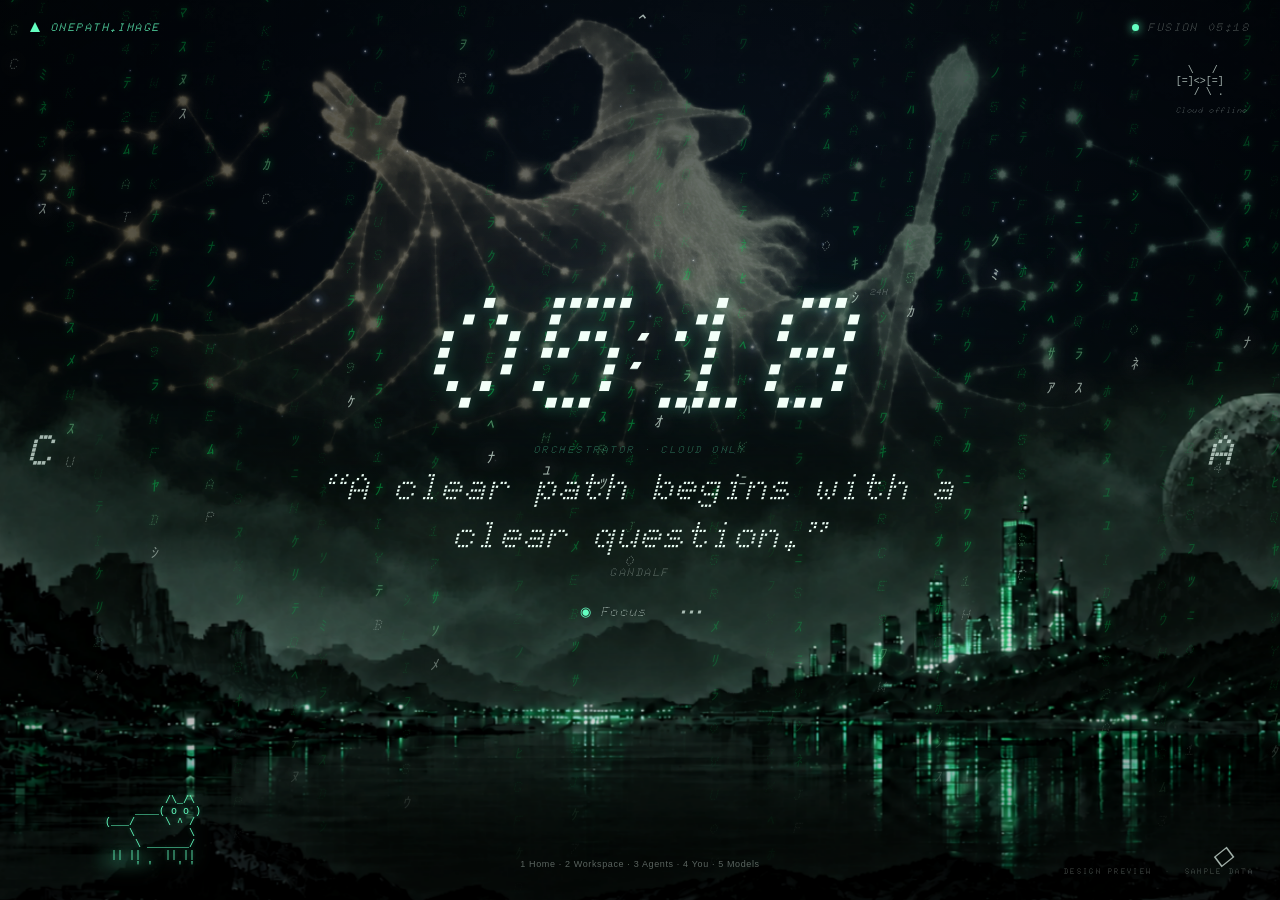
<file: frontend/index.html>
<!doctype html>
<html lang="en" data-space="home">
<head>
  <meta charset="utf-8">
  <meta name="viewport" content="width=device-width, initial-scale=1">
  <meta name="theme-color" content="#06100f">
  <title>OnePath.Image — Desktop concept</title>
  <link rel="preload" href="assets/doto-variable.ttf" as="font" type="font/ttf" crossorigin>
  <link rel="stylesheet" href="assets/ui.css?v=fixed-blend-height-1">
  <script defer src="assets/navi-frames.js"></script>
  <script defer src="assets/ui.js?v=five-spaces-4"></script>
  <link rel="stylesheet" href="assets/spaces.css?v=task-journey-2">
  <script defer src="assets/spaces.js?v=five-spaces-4"></script>
  <link rel="stylesheet" href="assets/personal-models.css?v=5">
  <script defer src="assets/personal-models.js?v=5"></script>
</head>
<body>
  <div class="scene-effects" id="sceneEffects" aria-hidden="true">
    <canvas id="stars"></canvas>
    <figure class="sky-motif" id="skyMotif" aria-label="Agent constellation"></figure>
    <div class="landscape-atmosphere" aria-hidden="true"></div>
    <canvas id="cloudLandscape" aria-label="Clouds and landscape"></canvas>
    <div class="wallpaper-full" id="wallpaperFallback" hidden></div>
    <div class="sky-wash"></div>
    <canvas id="rain" hidden style="opacity:0;filter:blur(6px)"></canvas>
    <div class="grain"></div>
  </div>

  <div id="uiLayer">
  <header class="top" id="topBar">
    <div class="brand"><span class="brand-mark"></span>ONEPATH.IMAGE</div>
    <div class="top-right"><div class="mode-wrap" id="modeWrap"><button id="modeToggle" class="mode-toggle" aria-expanded="false" aria-controls="modeMenu" aria-label="Execution mode: Local"><span class="local-dot"></span><span id="modeLabel">LOCAL</span></button><div id="modeMenu" class="mode-menu" role="group" aria-label="Execution mode" hidden><button data-mode="local" aria-pressed="true">LOCAL<small>On your device</small></button><button data-mode="fusion" aria-pressed="false">FUSION<small>Local + cloud</small></button><small class="mode-note">Connection preference · preview</small></div></div><span class="top-divider"></span><span id="clock">--:--</span></div>
  </header>
  <button class="header-toggle" id="headerToggle" aria-label="Hide header" aria-expanded="true" title="Hide header">⌃</button>

  <main class="center" aria-label="Daily dashboard">
    <div class="clock-face"><div class="time" id="time" aria-live="off"><span id="timeHours">--</span><span class="time-separator" aria-hidden="true"><i></i><i></i></span><span id="timeMinutes">--</span></div><button class="clock-format" id="clockFormat" aria-label="Switch to 12-hour clock" title="Switch to 12-hour clock">24H</button></div>
    <section class="message-slot" id="messageSlot" aria-live="polite" aria-atomic="true">
      <p class="message-kicker" id="messageKicker">A MOMENT FOR YOU</p>
      <p class="message-text" id="messageText">Good evening.</p>
      <p class="message-credit" id="messageCredit"></p>
    </section>
    <div class="center-actions">
      <button class="focus-button" id="focusButton" aria-label="Start focus session" aria-pressed="false"><span class="focus-orb" aria-hidden="true">◉</span><span class="focus-word-wrap"><span class="auto-indicator" id="autoIndicator" aria-hidden="true">AUTO</span><span id="focusText">Focus</span></span></button>
      <button class="chat-trigger" id="agentChat" aria-label="Chat with selected agent" aria-expanded="false" aria-controls="chatPanel"><span class="chat-dots" aria-hidden="true"><i></i><i></i><i></i></span><span class="chat-label" id="chatLabel">Chat with Gandalf</span></button>
    </div>
    <p class="focus-timer" id="focusTimer" hidden></p>
  </main>

  <section class="chat-panel" id="chatPanel" aria-label="Agent chat" hidden>
    <div class="panel-heading"><p id="chatHeading" class="panel-label">CHAT WITH GANDALF</p><button class="panel-close" data-close="chatPanel" aria-label="Close chat">×</button></div>
    <p id="chatStatus" class="chat-status">Preview · connect an agent to receive replies</p>
    <form id="chatForm"><label class="sr-only" for="chatInput">Message selected agent</label><textarea id="chatInput" rows="3" maxlength="4000" placeholder="Ask Gandalf…"></textarea><button id="chatSubmit" type="submit">Keep draft ↗</button></form>
    <p class="chat-status" id="chatFeedback" role="status"></p>
  </section>




  <section class="appearance-panel" id="themePanel" aria-label="Appearance controls" hidden>
    <div class="panel-heading"><p class="panel-label">APPEARANCE</p><button class="panel-close" data-close="themePanel" aria-label="Close appearance controls">×</button></div>
    <p class="appearance-caption">Make this space yours.</p>
    <p class="panel-label">COLOUR</p>
    <div class="swatches" role="group" aria-label="Color theme">
      <button class="swatch selected" data-theme="mint" aria-pressed="true"><i style="--swatch:#63ffc1"></i>Mint</button>
      <button class="swatch" data-theme="amber" aria-pressed="false"><i class="hot-metal" style="--swatch:#ff6a1a"></i>Hot metal</button>
      <button class="swatch" data-theme="ice" aria-pressed="false"><i style="--swatch:#edf8ff"></i>Ice</button>
      <button class="swatch" data-theme="matrix" aria-pressed="false"><i style="--swatch:#00ff6a"></i>Matrix</button>
    </div>
    <div class="wallpaper-settings">
      <p class="panel-label" id="wallpaperLabel">LANDSCAPE</p>
      <div class="wallpaper-choices" id="wallpaperChoices" role="group" aria-labelledby="wallpaperLabel"></div>
      <p class="wallpaper-status" id="wallpaperStatus" role="status" aria-live="polite"></p>
    </div>
    <section class="matrix-settings" aria-labelledby="matrixLabel">
      <p class="panel-label" id="matrixLabel">MATRIX RAIN</p>
      <div class="matrix-options" role="group" aria-labelledby="matrixLabel">
        <button data-matrix-mode="on" aria-pressed="false">Always on</button>
        <button data-matrix-mode="off" aria-pressed="false">Always off</button>
        <button data-matrix-mode="auto" aria-pressed="true">Auto</button>
      </div>
      <p id="matrixHint" class="appearance-hint" role="status"></p>
    </section>
    <label class="scale-control" for="scaleSlider"><span>Interface scale <output id="scaleValue">100%</output></span><input id="scaleSlider" type="range" min="80" max="120" value="100" aria-label="Interface scale"></label>
    <div class="display-options"><button id="clockFormatSetting" aria-pressed="false" title="Switch between 12 and 24 hour time">24H clock</button><button id="crtToggle" aria-pressed="false">▤ CRT off</button><button id="motionToggle" aria-pressed="false">◌ <span id="motionText">Motion on</span></button></div>
  </section>

  <div class="controls-wrap" id="controlsWrap">
    <button class="controls-toggle" id="controlsToggle" aria-label="Open controls" aria-expanded="false" aria-controls="controlsMenu" title="Controls"><span class="control-glyph" aria-hidden="true">C</span><span class="controls-label">CONTROLS</span></button>
    <nav class="controls-menu" id="controlsMenu" aria-label="Workspace controls" hidden>
      <button class="menu-item" data-action="appearance" aria-label="Appearance" aria-controls="themePanel"><span class="menu-icon" aria-hidden="true">◇</span><span class="menu-tooltip">Appearance</span></button>
      <button class="menu-item" data-action="name" aria-label="Greeting name" aria-controls="namePanel"><span class="menu-icon" aria-hidden="true">@</span><span class="menu-tooltip">Your name</span></button>
    </nav>
    <section class="name-panel" id="namePanel" aria-label="Greeting name" hidden>
      <label class="name-setting" for="displayName"><span>Greeting name <small>Optional</small></span><input id="displayName" type="text" maxlength="32" autocomplete="name" placeholder="Add your name"></label>
    </section>
  </div>

  <div class="navi-launcher" id="naviLauncher">
    <button class="navi-trigger" id="naviTrigger" aria-label="Open NAVI product shortcuts" aria-expanded="false" aria-controls="naviMenu" title="NAVI">
<pre class="navi-ascii" id="naviAscii" aria-hidden="true"></pre>
      <span class="navi-glow" aria-hidden="true"></span><span class="navi-label">NAVI</span>
    </button>
    <div class="navi-menu" id="naviMenu" role="menu" aria-label="NAVI product shortcuts" hidden>
      <p class="menu-heading">LINKED WORKSPACES</p>
      <a class="navi-link" role="menuitem" href="http://127.0.0.1:5050/" target="_blank" rel="noopener noreferrer"><span class="menu-icon">〈/〉</span><span><strong>DevHub.Studio</strong><small>Development workspace</small></span><span class="menu-tail">↗</span></a>
      <a class="navi-link" role="menuitem" href="http://127.0.0.1:8501/" target="_blank" rel="noopener noreferrer"><span class="menu-icon">»</span><span><strong>NextPath.City</strong><small>Research and career guide</small></span><span class="menu-tail">↗</span></a>
    </div>
  </div>
  <div class="toast" id="toast" role="status" aria-live="polite"></div>
  </div>

  <div id="previewShell">
    <nav class="space-control" aria-label="Spaces">
    <button class="c-trigger" id="cTrigger" aria-label="Open spaces" aria-controls="spaceMenu" aria-expanded="false">C<span class="tip">CONTROLS</span></button>
    <div id="spaceMenu" class="space-menu" hidden>
      <button data-space="home" aria-label="Home" aria-current="page"><span aria-hidden="true">⌂</span><span class="tip">Home</span></button>
      <button data-space="workspace" aria-label="Workspace"><span aria-hidden="true">⌘</span><span class="tip">Workspace</span></button>
      <button data-space="agents" aria-label="Agents view"><span aria-hidden="true">♧</span><span class="tip">Agents view</span></button>
      <button data-space="personal" aria-label="Your space"><span aria-hidden="true">@</span><span class="tip">4 · Your space</span></button>
      <button data-space="models" aria-label="Models and connections"><span aria-hidden="true">⌁</span><span class="tip">5 · Models</span></button>
      <button class="menu-item" data-action="appearance" aria-label="Appearance"><span aria-hidden="true">◇</span><span class="tip">Appearance</span></button>
    </div>
  </nav>
  <nav class="agent-control" aria-label="Agent selection"><button id="aTrigger" class="c-trigger" aria-label="Open agent selection" aria-expanded="false" aria-controls="agentPanel">A<span class="tip">AGENTS</span></button>  <section class="agent-panel" id="agentPanel" aria-label="Choose an agent" inert>
    <p class="panel-label">YOUR AGENTS</p>
    <button class="agent agent-boss active" data-agent="Gandalf" aria-pressed="true">
      <span class="agent-glyph"  aria-hidden="true"><span class="brand-icon wizard-icon"></span></span>
      <span class="agent-copy"><strong>Gandalf</strong><small>Orchestrator <i>·</i> Cloud only</small></span>
      <span class="agent-state" aria-hidden="true"></span>
    </button>
    <button class="agent" data-agent="Hermes" aria-pressed="false"><span class="agent-glyph"  aria-hidden="true"><span class="brand-icon hermes-icon"></span></span><span class="agent-copy"><strong>Hermes</strong><small>Research</small></span><span class="agent-state" aria-hidden="true"></span></button>
    <button class="agent" data-agent="Atomic" aria-pressed="false"><span class="agent-glyph" aria-hidden="true">⚛</span><span class="agent-copy"><strong>Atomic</strong><small>Workflows</small></span><span class="agent-state" aria-hidden="true"></span></button>
    <button class="agent" data-agent="DeepSeek" aria-pressed="false"><span class="agent-glyph"  aria-hidden="true"><span class="brand-icon deepseek-icon"></span></span><span class="agent-copy"><strong>DeepSeek</strong><small>Code</small></span><span class="agent-state" aria-hidden="true"></span></button>
    <button class="agent-offload" id="offloadModel" aria-label="Offload current model">
      <svg class="sleeping-robot" viewBox="0 0 32 32" aria-hidden="true" fill="none" stroke="currentColor" stroke-width="1.5" stroke-linecap="round" stroke-linejoin="round"><path d="M14 9V6m-2 0h4M7 12h16v14H7zM4 17v5m22-5v5M11 18h3m4 0h3m-8 5h5M10 26v3m10-3v3"/><path class="robot-z" d="M23 7h5l-5 5h5M26 1h4l-4 4h4"/></svg>
      <span><strong>Offload model</strong><small id="offloadStatus">Selected model · preview</small></span>
    </button>
  </section></nav>
    <main id="spaces">
    <section class="space" id="workspace" aria-labelledby="workspaceTitle" hidden>
      <header class="space-heading"><div><p class="eyebrow">WORKSPACE / ONEPATH.IMAGE</p><h1 id="workspaceTitle">One task. Clear progress.</h1></div><button class="quiet small" data-detail="history">Past tasks ↗</button></header>
      <div class="conversation" id="conversation" aria-live="polite">
        <article class="message owner-message"><p class="speaker">YOU</p><p>Make the ambient scene lighter, without losing its atmosphere.</p></article>
        <article class="message"><p class="speaker lead"><img src="assets/wizard-mark.svg" alt=""> GANDALF <span>Orchestrator</span></p><p>I’ll fix the effects that keep drawing while motion is off, then check the result with independent verification.</p></article>
      </div>
      <div class="task-summary"><span class="status-dot"></span><div><span id="taskStatus">Plan ready for your review</span><small id="taskMeta">3 steps · Engineering → Verification</small></div><button class="action" data-detail="plan">Task details ↗</button></div>
      <form id="composer" class="composer"><label class="sr-only" for="taskInput">Message Gandalf</label><textarea id="taskInput" rows="2" placeholder="Tell Gandalf what you want to do…"></textarea><div class="composer-footer"><span>Gandalf brings in the right department.</span><button type="submit" aria-label="Send preview message">↗</button></div></form>
    </section>

    <section class="space" id="agents" aria-labelledby="agentTitle" hidden>
      <header class="space-heading"><div><p class="eyebrow">AGENTS / SELECTED ASSISTANT</p><h1 id="agentTitle"></h1></div></header>
      <p class="intro" id="agentPurpose"></p>
      <dl id="agentDetails"></dl>
      <footer class="company-resources"><div><button data-resource="models">Model ↗</button><button data-resource="skills">Capabilities ↗</button><button data-resource="memory">Memory ↗</button></div></footer>
    </section>
  </main>
    <aside class="detail" id="detail" role="dialog" aria-modal="true" aria-labelledby="detailTitle" hidden>
    <header><p class="eyebrow" id="detailContext"></p><button id="closeDetail" aria-label="Close details">×</button></header>
    <h2 id="detailTitle"></h2><div id="detailBody"></div>
  </aside>
    <div class="preview-stamp">DESIGN PREVIEW <span>·</span> SAMPLE DATA</div>
    <p class="notice" id="notice" role="status"></p>
  </div>
  <!-- Screen glass sits outside both scene and scaled interface stacking contexts. -->
  <div class="crt-overlay" id="crtOverlay" aria-hidden="true">
    <div class="crt-glass"></div>
    <div class="crt-scanlines"></div>
    <div class="crt-phosphor"></div>
    <div class="crt-sweep"></div>
  </div>
</body>
</html>
</file>
<file: frontend/assets/ui.css>
@font-face{font-family:Doto;src:url('doto-variable.ttf') format('truetype');font-style:normal;font-weight:100 900;font-display:swap}
:root{color-scheme:dark;--accent:#63ffc1;--rgb:99,255,193;--wallpaper:url('matrix-wallpaper-starless.png');--ink:#ecfff6;--sub:rgba(236,255,246,.68);--faint:rgba(236,255,246,.42);--glass:rgba(6,16,15,.76);--font:'Doto','Bahnschrift','Segoe UI',sans-serif;--ui-scale:1}
:root[data-theme=amber]{--accent:#ff7a32;--rgb:255,122,50;--ink:#fff2e4;--sub:rgba(255,242,228,.68);--faint:rgba(255,242,228,.42)}
:root[data-theme=ice]{--accent:#edf8ff;--rgb:237,248,255;--ink:#fff;--sub:rgba(245,250,255,.72);--faint:rgba(245,250,255,.44)}
:root[data-theme=matrix]{--accent:#00ff6a;--rgb:0,255,106;--ink:#eaffef;--sub:rgba(234,255,239,.68);--faint:rgba(234,255,239,.42)}
*{box-sizing:border-box}html,body{width:100%;height:100%;margin:0;overflow:hidden}body{background:#06100f;color:var(--ink);font-family:var(--font);font-style:italic;letter-spacing:.025em}button,input{font:inherit;font-style:italic;color:inherit}button{border:0;background:none;cursor:pointer}button:focus-visible,input:focus-visible{outline:none;} input:focus-visible{color:var(--accent)}button:disabled{cursor:not-allowed}
.scene-effects{position:fixed;inset:0;z-index:0;pointer-events:none;overflow:hidden;transition:filter .85s ease,transform .85s ease}.focus-active .scene-effects{filter:blur(3px) brightness(.59) saturate(.78);transform:scale(1.012)}#uiLayer{position:fixed;inset:0;z-index:8;transform:scale(var(--ui-scale));transform-origin:center;transition:transform .22s ease}
.wallpaper-fill,.wallpaper-full{position:absolute;inset:-24px;background:var(--wallpaper) center/cover no-repeat}.wallpaper-fill{filter:blur(24px) brightness(.52);transform:scale(1.04)}.wallpaper-full{inset:0}
.sky-wash{position:absolute;inset:0 0 auto;height:70%;background:linear-gradient(180deg,rgba(1,8,12,.30),rgba(1,8,12,.12) 42%,transparent);mask-image:linear-gradient(#000 0%,#000 62%,transparent 100%)}
canvas{position:absolute;inset:0;width:100%;height:100%}#stars{z-index:1;opacity:.78;mask-image:linear-gradient(to bottom,#000 0%,#000 39%,rgba(0,0,0,.7) 55%,transparent 69%);-webkit-mask-image:linear-gradient(to bottom,#000 0%,#000 39%,rgba(0,0,0,.7) 55%,transparent 69%)}#rain{z-index:2;opacity:.74;mask-image:linear-gradient(to bottom,#000 0%,#000 50%,rgba(0,0,0,.7) 68%,rgba(0,0,0,.3) 85%,transparent 100%);-webkit-mask-image:linear-gradient(to bottom,#000 0%,#000 50%,rgba(0,0,0,.7) 68%,rgba(0,0,0,.3) 85%,transparent 100%)}
.grain{position:absolute;inset:0;z-index:3;background:radial-gradient(ellipse at center,transparent 24%,rgba(0,0,0,.38) 100%),linear-gradient(0deg,rgba(0,0,0,.16),transparent 30%,rgba(0,0,0,.14))}
.top{position:fixed;z-index:8;top:0;left:0;right:0;height:54px;padding:0 30px;display:flex;align-items:center;justify-content:space-between;background:transparent;letter-spacing:.13em;font-size:11px;transition:opacity .3s,transform .3s}.top.header-hidden{opacity:0;transform:translateY(-115%);pointer-events:none}.brand{display:flex;gap:11px;align-items:center;color:var(--accent);font-weight:750}.brand-mark{width:10px;height:10px;background:var(--accent);clip-path:polygon(50% 0,100% 100%,0 100%);filter:drop-shadow(0 0 8px rgba(var(--rgb),.8))}.top-right{display:flex;align-items:center;gap:9px;color:var(--sub)}.local-dot{width:7px;height:7px;border-radius:50%;background:var(--accent);box-shadow:0 0 10px var(--accent)}.top-divider{display:none}
.header-toggle{position:fixed;z-index:30;top:10px;left:50%;transform:translateX(-50%);width:36px;height:26px;padding:0 0 3px;border:0;border-radius:0;background:transparent;color:var(--sub);font-size:17px;line-height:1;transition:color .2s}.header-toggle:hover{color:var(--accent);text-shadow:0 0 10px var(--accent);}.header-toggle[aria-expanded=false]{top:9px}
.center{position:fixed;z-index:9;left:50%;top:31%;transform:translate(-50%,-1%);width:min(840px,78vw);text-align:center;transition:transform .3s}.time{font-family:var(--font);font-size:clamp(82px,13vw,168px);font-weight:500;letter-spacing:.015em;line-height:.94;color:#f2fff8;text-shadow:0 0 14px rgba(var(--rgb),.34),0 0 48px rgba(var(--rgb),.24);font-variant-numeric:tabular-nums}.message-slot{margin:12px auto 0;min-height:101px;display:flex;flex-direction:column;align-items:center;justify-content:center;transition:opacity .24s,transform .24s;opacity:1}.message-slot.is-fading{opacity:0;transform:translateY(5px)}.message-kicker{margin:0 0 8px;color:var(--accent);font-size:10px;letter-spacing:.25em;opacity:.82}.message-text{max-width:720px;margin:0;color:var(--ink);font-size:clamp(23px,3vw,38px);font-weight:500;line-height:1.24;text-shadow:0 0 20px rgba(var(--rgb),.22)}.message-credit{height:15px;margin:7px 0 0;color:var(--sub);font-size:11px;letter-spacing:.13em}.center-actions{display:flex;justify-content:center;align-items:center;gap:11px;margin-top:14px}.focus-button{display:flex;align-items:center;gap:9px;padding:8px 12px;border:0;border-radius:0;background:transparent;font-size:13px;letter-spacing:.1em;transition:color .2s,transform .2s}.focus-button:hover{color:var(--accent);transform:translateY(-1px);text-shadow:0 0 12px rgba(var(--rgb),.4);}.focus-orb{color:var(--accent);font-style:normal}.message-next{width:26px;height:30px;padding:0;border:0;border-radius:0;background:transparent;font-size:19px;color:var(--sub);transition:color .2s,transform .2s}.message-next:hover{color:var(--accent);transform:rotate(35deg)}.focus-timer{margin:10px 0 0;color:var(--accent);font-size:12px;letter-spacing:.18em}.focus-timer[hidden]{display:none}
.agent-panel{position:fixed;z-index:12;top:72px;right:clamp(22px,4vw,64px);width:232px;padding:13px 8px 15px;transition:opacity .25s,transform .25s}.panel-label,.menu-heading{margin:0;color:var(--faint);font-size:9px;letter-spacing:.22em;text-transform:uppercase}.agent{width:100%;min-height:45px;display:flex;align-items:center;gap:10px;padding:7px 4px;color:var(--sub);text-align:left;border:0;transition:color .2s,transform .2s}.agent:last-child{border-bottom:0}.agent:hover{color:var(--ink);transform:translateX(2px);}.agent.active{color:var(--accent)}.agent-boss{margin:5px 0 4px;padding:9px 7px;border:0;border-radius:0;background:transparent;text-shadow:0 0 10px rgba(var(--rgb),.28)}.agent-glyph{width:23px;flex:none;text-align:center;color:var(--accent);font-style:normal;font-size:17px;text-shadow:0 0 12px rgba(var(--rgb),.35)}.agent-copy{display:flex;min-width:0;flex:1;flex-direction:column;gap:3px}.agent-copy strong{font-size:12px;font-weight:700;letter-spacing:.08em}.agent-copy small{font-size:9px;color:var(--sub);letter-spacing:.04em}.agent-copy small i{color:var(--accent);font-style:normal}.agent-state{width:5px;height:5px;flex:none;border-radius:50%;background:var(--faint)}.agent.active .agent-state{background:var(--accent);box-shadow:0 0 9px var(--accent)}
.sky-motif{position:absolute;z-index:2;inset:0 0 auto;width:100%;height:68vh;margin:0;opacity:.85;pointer-events:none;transition:opacity .8s ease,filter .8s ease}.sky-motif.changing{opacity:0;filter:blur(2px)}.motif-svg{display:block;width:100%;height:100%;overflow:hidden}.constellation-link{fill:none;stroke:rgba(190,217,238,.32);stroke-width:.72;vector-effect:non-scaling-stroke}.constellation-network{fill:none;stroke:rgba(165,197,221,.15);stroke-width:.65;vector-effect:non-scaling-stroke}.constellation-star{fill:#e6f1ff;filter:drop-shadow(0 0 2px rgba(184,215,255,.45));animation:starGlint var(--glint,9s) ease-in-out var(--phase,0s) infinite alternate}.constellation-ghost{opacity:.035;filter:grayscale(1)}.portrait-stars{fill:#daeaff;opacity:.62}.no-motion .constellation-star{animation-play-state:paused!important}@keyframes starGlint{0%,100%{opacity:.55}45%{opacity:.95}70%{opacity:.72}}

.appearance-panel{position:fixed;z-index:20;right:clamp(22px,4vw,64px);bottom:42px;width:min(320px,86vw);padding:15px 8px 17px;animation:panelIn .18s ease both}.appearance-panel[hidden]{display:none}.panel-heading{display:flex;justify-content:space-between;align-items:center;margin-bottom:14px}.panel-close{color:var(--sub);font-size:18px}.swatches{display:grid;grid-template-columns:repeat(4,1fr);gap:6px}.swatch{display:flex;flex-direction:column;align-items:center;gap:6px;padding:7px 2px;border:0;border-radius:0;background:transparent;color:var(--sub);font-size:9px}.swatch:hover,.swatch.selected{color:var(--ink);}.swatch i{width:16px;height:16px;border-radius:50%;background:var(--swatch);box-shadow:0 0 12px color-mix(in srgb,var(--swatch) 48%,transparent)}.swatch i.hot-metal{background:radial-gradient(circle at 35% 30%,#ffe1a3 0 8%,#ff9c36 23%,#ff5a12 58%,#8f1d05 100%)}.scale-control{display:block;margin-top:14px;color:var(--sub);font-size:10px}.scale-control>span{display:flex;justify-content:space-between;margin-bottom:7px}.scale-control input{width:100%;height:4px;accent-color:var(--accent)}.display-options{display:flex;justify-content:flex-end;gap:12px;margin-top:12px}.display-options button{font-size:10px;color:var(--sub)}.display-options button[aria-pressed=true]{color:var(--accent)}
.controls-wrap{position:fixed;z-index:18;left:22px;top:50%;transform:translateY(-50%)}.controls-toggle{display:flex;align-items:center;gap:8px;padding:4px;border:0;border-radius:0;background:transparent;color:var(--sub);transition:color .2s}.controls-toggle:hover,.controls-toggle[aria-expanded=true]{color:var(--accent);text-shadow:0 0 12px rgba(var(--rgb),.5);}.control-glyph{font-style:normal;font-size:15px}.controls-label{font-size:9px;letter-spacing:.16em}.controls-menu{position:absolute;left:0;top:calc(100% + 10px);width:260px;padding:13px 8px 12px;background:transparent;animation:panelIn .18s ease both}.controls-menu[hidden]{display:none}.menu-heading{padding:2px 8px 8px}.menu-item,.navi-link{width:100%;display:flex;align-items:center;gap:10px;padding:9px 8px;border-radius:0;text-align:left;color:var(--ink);transition:color .18s}.menu-item:hover,.navi-link:hover{color:var(--accent);}.menu-icon{width:24px;flex:none;text-align:center;color:var(--accent);font-size:17px;font-style:normal}.menu-item>span:nth-child(2),.navi-link>span:nth-child(2){display:flex;flex:1;flex-direction:column;gap:3px}.menu-item strong,.navi-link strong{font-size:11px;font-weight:650}.menu-item small,.navi-link small{color:var(--sub);font-size:9px}.menu-tail{color:var(--faint);font-size:12px}.name-setting{display:block;margin:8px 3px 0;padding:10px 7px 2px;border:0;color:var(--sub);font-size:10px}.name-setting>span{display:flex;justify-content:space-between}.name-setting small{color:var(--faint)}.name-setting input{width:100%;margin-top:7px;padding:5px 0;border:0;border-bottom:0;border-radius:0;background:transparent;font-size:11px}.name-setting input::placeholder{color:var(--faint)}.prototype-note{margin:11px 7px 1px;color:var(--faint);font-size:9px;line-height:1.45}
.navi-launcher{position:fixed;z-index:24;left:clamp(18px,4vw,56px);bottom:clamp(16px,4vh,38px);width:70px;height:76px}.navi-trigger{position:relative;width:70px;height:76px;display:grid;place-items:center;padding:0;background:transparent;color:var(--accent);filter:drop-shadow(0 0 10px rgba(var(--rgb),.48))}.navi-sprite{position:relative;z-index:2;width:58px;height:72px;overflow:visible;animation:catHover 2.8s ease-in-out infinite;transform-origin:50% 90%}.cat-outline{stroke:currentColor;stroke-width:2.4}.navi-label{position:absolute;left:68px;top:50%;opacity:0;transform:translate(-8px,-50%);color:var(--accent);font-size:12px;font-weight:750;letter-spacing:.2em;text-shadow:0 0 14px rgba(var(--rgb),.72);transition:opacity .3s,transform .3s;pointer-events:none}.navi-trigger:hover .navi-label,.navi-trigger:focus-visible .navi-label,.navi-trigger[aria-expanded=true] .navi-label{opacity:1;transform:translate(0,-50%)}.navi-glow{position:absolute;left:50%;bottom:4px;width:32px;height:8px;border-radius:50%;background:var(--accent);filter:blur(8px);opacity:.26;transform:translateX(-50%);animation:glow 2.8s ease-in-out infinite}.navi-menu{position:absolute;left:0;bottom:calc(100% + 12px);width:254px;padding:12px 8px;background:transparent;animation:panelIn .18s ease both}.navi-menu[hidden]{display:none}.navi-menu .menu-heading{padding:2px 8px 8px}.navi-pose{fill:none;stroke:currentColor;stroke-width:2;stroke-linecap:square;stroke-linejoin:round}.pose-art{animation:poseBob 1.5s ease-in-out infinite alternate}.focus-active .navi-sprite{animation:catFocused 3.5s ease-in-out infinite}.focus-active .navi-glow{opacity:.38}.no-motion .navi-sprite,.no-motion .navi-glow,.no-motion .pose-art{animation-play-state:paused!important}@keyframes catHover{0%,100%{transform:translateY(0) rotate(-.8deg)}50%{transform:translateY(-3px) rotate(.8deg)}}@keyframes catFocused{0%,100%{transform:translateY(0)}50%{transform:translateY(-1.5px)}}@keyframes poseBob{to{transform:translateY(-1px)}}@keyframes glow{50%{opacity:.42;transform:translateX(-50%) scaleX(1.12)}}@keyframes panelIn{from{opacity:0;transform:translateY(5px)}to{opacity:1;transform:translateY(0)}}
.toast{position:fixed;z-index:40;left:50%;bottom:29px;transform:translate(-50%,10px);opacity:0;pointer-events:none;padding:4px 0;border:0;border-radius:0;background:transparent;color:var(--accent);font-size:10px;text-shadow:0 0 10px var(--accent);transition:opacity .2s,transform .2s}.toast.show{opacity:1;transform:translate(-50%,0)}
.no-motion *,.no-motion *::before,.no-motion *::after{animation-play-state:paused!important;scroll-behavior:auto!important}
@media(max-width:760px){.top{height:48px;padding:0 16px;font-size:9px}.header-toggle{top:8px}.center{top:32%;width:88vw}.time{font-size:clamp(72px,18vw,120px)}.message-slot{min-height:90px;margin-top:8px}.message-text{font-size:clamp(21px,5.3vw,31px)}.message-kicker{font-size:8px}.center-actions{margin-top:8px}.focus-button{padding:10px 16px;font-size:11px}.agent-panel{top:auto;right:12px;bottom:106px;width:178px;padding:10px 11px}.agent{min-height:38px;padding:5px 3px}.agent-boss{padding:7px 5px}.agent-copy strong{font-size:10px}.agent-copy small{font-size:8px}.agent-glyph{font-size:15px;width:19px}.sky-motif{inset:0 0 auto;width:100%;height:68vh}.controls-wrap{left:12px;top:auto;bottom:99px;transform:none}.controls-toggle{padding:9px 10px}.controls-menu{top:auto;bottom:calc(100% + 9px);width:min(254px,78vw)}.navi-launcher{left:10px;bottom:12px;width:62px;height:68px}.navi-trigger{width:62px;height:68px}.navi-sprite{width:51px;height:64px}.navi-label{left:59px}.navi-menu{width:min(250px,82vw)}.appearance-panel{right:12px;bottom:95px;width:min(295px,88vw)}}
@media(max-height:650px){.center{top:26%;transform:translate(-50%,0)}.time{font-size:clamp(70px,10vw,116px)}.message-slot{min-height:78px}.sky-motif{height:68vh}.agent-panel{top:56px}.controls-wrap{top:auto;bottom:86px;transform:none}}
@media(prefers-reduced-motion:reduce){*,*::before,*::after{animation-duration:.01ms!important;animation-iteration-count:1!important;scroll-behavior:auto!important}}
.clock-face{position:relative;display:inline-block}.time{display:flex;justify-content:center;align-items:center;gap:.025em}.time-separator{width:.105em;display:flex;flex-direction:column;align-items:center;justify-content:center;gap:.13em;transform:translateY(-.015em);text-shadow:none}.time-separator i{display:block;width:.045em;height:.045em;min-width:4px;min-height:4px;border-radius:50%;background:currentColor;box-shadow:0 0 9px rgba(var(--rgb),.64)}.clock-format{position:absolute;top:10%;right:-.15em;transform:translateX(100%);padding:2px 4px;border:0;border-radius:0;background:transparent;color:var(--sub);font-size:9px;letter-spacing:.08em;line-height:1;transition:color .2s}.clock-format:hover{color:var(--accent);}.time-separator i{font-style:normal}
@media(max-width:760px){.clock-format{font-size:8px;right:-.05em;top:12%}.time-separator i{min-width:3px;min-height:3px}}

/* Layered sky: the foreground alpha follows the actual cloud texture at runtime. */
.scene-effects{background:radial-gradient(ellipse at 58% 14%,#0b1622 0%,#03090f 58%,#030807 100%)}
#stars{z-index:1;opacity:.78}#cloudLandscape{z-index:3}.wallpaper-full{z-index:3}.wallpaper-full[hidden]{display:none}.sky-wash{z-index:4;opacity:.35}#rain{z-index:5}.grain{z-index:6}
a,button,input,a:hover,button:hover,a:focus-visible,button:focus-visible,input:focus-visible{text-decoration:none!important}
button:focus-visible,a:focus-visible,input:focus-visible{outline:none;text-shadow:0 0 7px var(--accent),0 0 18px rgba(var(--rgb),.7);filter:drop-shadow(0 0 4px rgba(var(--rgb),.5))}
button,a,input{transition:color .3s ease,text-shadow .3s ease,opacity .3s ease,filter .3s ease}
.navi-launcher{width:96px;height:104px}.navi-trigger{width:96px;height:104px}.navi-ascii{position:relative;z-index:2;width:max-content;margin:0;font-family:'Doto',monospace;font-style:italic;font-size:14px;font-weight:750;line-height:1.14;letter-spacing:0;white-space:pre;text-align:left;color:var(--accent);text-shadow:0 0 7px rgba(var(--rgb),.65);user-select:none}.navi-label{left:99px}.navi-glow{bottom:0;width:40px}
.controls-wrap{left:22px}.controls-toggle{position:relative;width:52px;height:58px;padding:0;display:grid;place-items:center}.control-glyph{font-family:var(--font);font-style:italic;font-size:42px;font-weight:800;line-height:1;text-shadow:0 0 15px rgba(var(--rgb),.36)}.controls-label{position:absolute;left:50%;top:-12px;opacity:0;transform:translate(-50%,5px);font-size:9px;letter-spacing:.16em;pointer-events:none;transition:opacity .3s ease,transform .3s ease}.controls-toggle:hover .controls-label,.controls-toggle:focus-visible .controls-label{opacity:1;transform:translate(-50%,0)}
.controls-menu{left:calc(100% + 18px);top:50%;bottom:auto;width:auto;max-width:none;padding:0;display:flex;gap:12px;align-items:center;animation:none;transition:opacity .32s ease,transform .32s ease;transform:translate(0,-50%);background:transparent}.controls-menu[hidden]{display:none}.controls-menu .menu-item{position:relative;display:grid;place-items:center;width:44px;height:48px;min-height:0;padding:0;border:0;background:transparent}.controls-menu .menu-icon{font-size:24px;width:auto}.menu-tooltip{position:absolute;left:50%;top:calc(100% + 8px);white-space:nowrap;color:var(--sub);font-size:10px;letter-spacing:.08em;opacity:0;transform:translate(-50%,-4px);pointer-events:none;transition:opacity .28s ease,transform .28s ease}.menu-item:hover .menu-tooltip,.menu-item:focus-visible .menu-tooltip{opacity:1;transform:translate(-50%,0)}.menu-item:hover{transform:none!important}
.name-panel{position:absolute;left:72px;bottom:calc(100% + 26px);width:220px;color:var(--sub);background:transparent;transition:opacity .3s ease,transform .3s ease}.name-panel[hidden]{display:none}.name-setting input{border:0;background:transparent;outline:none}
.agent-panel,.appearance-panel,.navi-menu{animation:none;transition:opacity .32s ease,transform .32s ease}.is-closed{opacity:0!important;pointer-events:none!important;transform:translateY(8px)}.controls-menu.is-closed{transform:translate(-12px,-50%)}
@media(max-width:760px){.controls-wrap{left:10px}.controls-toggle{width:45px;height:52px;padding:0}.control-glyph{font-size:36px}.controls-menu{top:50%;bottom:auto;left:calc(100% + 9px);gap:5px;width:auto}.controls-menu .menu-item{width:36px;height:42px}.controls-menu .menu-icon{font-size:21px}.menu-tooltip{font-size:8px}.navi-launcher,.navi-trigger{width:90px;height:98px}.navi-ascii{font-size:13px}.navi-label{left:91px}.name-panel{left:51px;width:200px}.navi-menu{bottom:calc(100% + 12px)}}

/* Vertical control rail; labels appear only on the item being hovered/focused. */
.controls-menu{flex-direction:column;gap:7px}.controls-menu .menu-tooltip{left:calc(100% + 14px);top:50%;transform:translate(-5px,-50%)}.controls-menu .menu-item:hover .menu-tooltip,.controls-menu .menu-item:focus-visible .menu-tooltip{transform:translate(0,-50%)}
.time-separator i{border-radius:0;transform:skewX(-13deg);width:.043em;height:.043em;min-width:3px;min-height:3px}
@media(max-width:760px){.controls-menu{gap:4px;top:auto;bottom:-8px;transform:none}.controls-menu.is-closed{transform:translateX(-12px)}.controls-menu .menu-tooltip{left:calc(100% + 12px);font-size:9px}.time-separator i{min-width:3px;min-height:3px}}

/* Small, slanted lozenges follow the clock's italic pixel grid. */
.time-separator{transform:translateY(-.015em) skewX(-15deg);gap:.125em;width:.115em}
.time-separator i{width:.063em;height:.047em;min-width:5px;min-height:4px;border-radius:0;transform:none;clip-path:polygon(25% 0,100% 0,75% 100%,0 100%);box-shadow:none;filter:drop-shadow(0 0 4px rgba(var(--rgb),.45))}
.brand-icon{display:block;width:25px;height:25px;background:currentColor;mask:center/contain no-repeat;-webkit-mask:center/contain no-repeat}
.wizard-icon{mask-image:url('wizard-mark.svg');-webkit-mask-image:url('wizard-mark.svg')}.hermes-icon{mask-image:url('hermes-mark.svg');-webkit-mask-image:url('hermes-mark.svg')}.deepseek-icon{mask-image:url('deepseek-icon-source.svg');-webkit-mask-image:url('deepseek-icon-source.svg')}
.agent-glyph{width:28px}.agent .brand-icon{filter:drop-shadow(0 0 5px rgba(var(--rgb),.25))}
.navi-launcher{transform:translateX(var(--roam-x,0px));will-change:transform}
.navi-ascii{font-size:8px;font-weight:850;line-height:1.06;font-style:normal;letter-spacing:0;text-shadow:0 0 3px rgba(var(--rgb),.55)}
.mode-wrap{position:relative}.mode-toggle{display:flex;gap:9px;align-items:center;padding:5px 0;font-size:inherit;letter-spacing:inherit;color:var(--sub)}.mode-toggle:hover{color:var(--accent)}
.mode-menu{position:absolute;right:0;top:calc(100% + 15px);width:205px;display:flex;flex-direction:column;gap:13px;text-align:right;background:transparent;border:0;transition:opacity .32s,transform .32s}
.mode-menu[hidden]{display:none}.mode-menu button{padding:0;color:var(--sub);text-align:right;font-size:11px;letter-spacing:.12em}.mode-menu button[aria-pressed=true]{color:var(--accent)}.mode-menu button small{display:block;margin-top:3px;font-size:9px;color:var(--sub);letter-spacing:.04em}.mode-note{font-size:8px;color:var(--faint);letter-spacing:.02em}
.chat-trigger{position:relative;width:42px;height:34px;display:grid;place-items:center;padding:0;color:var(--sub)}.chat-dots{display:flex;gap:5px;align-items:center;transform:skewX(-13deg)}.chat-dots i{width:3px;height:3px;background:currentColor;animation:chatBreath 2.7s ease-in-out infinite}.chat-dots i:nth-child(2){animation-delay:.18s}.chat-dots i:nth-child(3){animation-delay:.36s}.chat-trigger:hover,.chat-trigger[aria-expanded=true]{color:var(--accent)}.chat-label{position:absolute;left:50%;bottom:calc(100% + 7px);font-size:10px;white-space:nowrap;opacity:0;pointer-events:none;transform:translate(-50%,4px);transition:opacity .3s,transform .3s}.chat-trigger:hover .chat-label,.chat-trigger:focus-visible .chat-label{opacity:1;transform:translate(-50%,0)}
@keyframes chatBreath{0%,75%,100%{opacity:.45;transform:translateY(0)}35%{opacity:1;transform:translateY(-2px)}}
.chat-panel{position:fixed;z-index:22;left:50%;bottom:6vh;transform:translateX(-50%);width:min(440px,72vw);max-height:34vh;overflow:auto;border:0;background:transparent;transition:opacity .32s,transform .32s}.chat-panel.is-closed{transform:translate(-50%,8px)}.chat-panel[hidden]{display:none}.chat-panel .panel-heading{margin-bottom:10px}.chat-status{font-size:10px;line-height:1.6;color:var(--sub);margin:8px 0}.chat-panel textarea{font:inherit;font-size:13px;line-height:1.6;width:100%;resize:vertical;min-height:55px;max-height:15vh;background:transparent;border:0;outline:0;color:var(--ink);padding:6px 0}.chat-panel textarea::placeholder{color:var(--faint)}.chat-panel form>button{display:block;margin-left:auto;padding:6px 0;color:var(--accent);font-size:11px}.sr-only{position:absolute;width:1px;height:1px;padding:0;margin:-1px;overflow:hidden;clip-path:inset(50%);white-space:nowrap;border:0}
@media(max-width:760px){.navi-ascii{font-size:7.6px}.mode-menu{width:180px}.chat-panel{bottom:15vh;width:80vw;max-height:31vh}.time-separator i{min-width:4px;min-height:3px}}

/* Keep the mode picker above the independent agent panel. */
.top{z-index:26}


/* Original ImageGen paintings, preserved alpha, beneath the cloud compositor. */
.constellation-artwork{display:block;width:100%;height:100%;object-fit:contain;object-position:center top;opacity:.44;filter:saturate(.6);pointer-events:none}
.sky-motif{height:68vh}
.navi-launcher,.navi-trigger{width:122px;height:76px}.navi-ascii{font-size:8px;line-height:1.18}.navi-label{left:123px}.navi-glow{width:60px}
@media(max-width:760px){.navi-launcher,.navi-trigger{width:112px;height:70px}.navi-ascii{font-size:7.3px}.navi-label{left:113px}}

.navi-trigger[data-facing=right] .navi-ascii{transform:scaleX(-1)}

/* Brighter celestial light; both layers remain behind the foreground clouds. */
#stars{opacity:1}
.constellation-artwork{opacity:.6;filter:saturate(.65) brightness(1.14)}

/* CRT is the final viewport composite, including all interface and pet layers.
   It never intercepts clicks and does not create a frame or panel background. */
.crt-overlay{position:fixed;inset:0;z-index:2147483000;overflow:hidden;pointer-events:none!important;user-select:none;opacity:0;visibility:hidden;border:0;border-radius:0;background:transparent;box-shadow:none;animation:none;transition:opacity .55s ease,visibility 0s linear .55s}
.crt-overlay *{pointer-events:none!important}
.crt-enabled .crt-overlay{opacity:1;visibility:visible;animation:none;transition:opacity .55s ease,visibility 0s}
.crt-glass,.crt-scanlines,.crt-phosphor{position:absolute;inset:0}
.crt-glass{backdrop-filter:contrast(1.035) saturate(1.06) brightness(1.015);-webkit-backdrop-filter:contrast(1.035) saturate(1.06) brightness(1.015);background:radial-gradient(ellipse 80% 76% at 50% 45%,transparent 48%,rgba(0,0,0,.11) 79%,rgba(0,0,0,.3) 100%),linear-gradient(115deg,rgba(210,235,255,.014),transparent 32%,transparent 74%,rgba(180,215,255,.009))}
.crt-scanlines{background:repeating-linear-gradient(to bottom,rgba(0,0,0,.24) 0 1px,rgba(205,236,255,.024) 1px 2px,transparent 2px 4px);opacity:.74}
.crt-phosphor{background:repeating-linear-gradient(to right,rgba(255,70,90,.025) 0 1px,rgba(100,255,180,.02) 1px 2px,rgba(90,145,255,.025) 2px 3px);mix-blend-mode:screen;opacity:.72}
.crt-sweep{position:absolute;inset:-22vh 0 auto;height:20vh;background:linear-gradient(to bottom,transparent,rgba(205,235,255,.022) 48%,rgba(225,242,255,.035) 50%,transparent);opacity:.65;transform:translateY(0);animation:crtSweep 16s linear infinite;will-change:transform}
@keyframes crtSweep{to{transform:translateY(144vh)}}
.no-motion .crt-sweep{animation-play-state:paused!important}
@media(prefers-reduced-motion:reduce){.crt-sweep{animation:none;display:none}}

/* Agent-specific colour travels gently through the original artwork alpha. */
.sky-motif{isolation:isolate;--aurora-a:#7de5ff;--aurora-b:#6e8fff;--aurora-c:#c4f5ff;--aurora-glow:rgba(100,175,255,.52)}
.sky-motif[data-agent=Gandalf]{--aurora-a:#ffd166;--aurora-b:#45e0b3;--aurora-c:#fff3c4;--aurora-glow:rgba(255,190,80,.62)}
.sky-motif[data-agent=Hermes]{--aurora-a:#ff78b5;--aurora-b:#ffc78e;--aurora-c:#cda6ff;--aurora-glow:rgba(255,145,190,.62)}
.sky-motif[data-agent=Atomic]{--aurora-a:#a879ff;--aurora-b:#54f4ff;--aurora-c:#ff77d4;--aurora-glow:rgba(153,110,255,.66)}
.sky-motif[data-agent=DeepSeek]{--aurora-a:#42d5ff;--aurora-b:#536dff;--aurora-c:#d4fbff;--aurora-glow:rgba(72,170,255,.68)}
.constellation-artwork{opacity:.5;filter:grayscale(1) brightness(1.08)}
.constellation-aurora{position:absolute;inset:0;background:linear-gradient(115deg,var(--aurora-a) 5%,var(--aurora-b) 32%,var(--aurora-c) 50%,var(--aurora-a) 70%,var(--aurora-b) 95%);background-size:240% 160%;mask-image:var(--constellation-mask);-webkit-mask-image:var(--constellation-mask);mask-size:contain;-webkit-mask-size:contain;mask-position:center top;-webkit-mask-position:center top;mask-repeat:no-repeat;-webkit-mask-repeat:no-repeat;opacity:.82;mix-blend-mode:screen;filter:drop-shadow(0 0 5px var(--aurora-glow));animation:constellationAurora 24s ease-in-out infinite alternate;pointer-events:none}
@keyframes constellationAurora{from{background-position:0% 30%}to{background-position:100% 70%}}
/* Each agent gets its own aurora current as well as a persona-matched spectrum. */
.sky-motif[data-agent=Gandalf] .constellation-aurora{background-image:linear-gradient(72deg,var(--aurora-a) 4%,var(--aurora-c) 29%,var(--aurora-b) 56%,var(--aurora-a) 78%,var(--aurora-c) 96%);background-size:210% 185%;animation:gandalfAurora 21s ease-in-out infinite alternate}
.sky-motif[data-agent=Atomic] .constellation-aurora{background-image:linear-gradient(148deg,var(--aurora-a) 3%,var(--aurora-b) 35%,var(--aurora-c) 55%,var(--aurora-a) 77%,var(--aurora-b) 98%);background-size:185% 230%;animation:atomicAurora 16s ease-in-out infinite alternate}
.sky-motif[data-agent=DeepSeek] .constellation-aurora{background-image:linear-gradient(92deg,var(--aurora-b) 2%,var(--aurora-a) 30%,var(--aurora-c) 51%,var(--aurora-a) 72%,var(--aurora-b) 98%);background-size:250% 160%;animation:deepSeekAurora 28s ease-in-out infinite alternate}
@keyframes gandalfAurora{from{background-position:100% 100%;filter:drop-shadow(0 0 4px var(--aurora-glow)) drop-shadow(0 0 12px var(--aurora-glow))}to{background-position:0% 0%;filter:drop-shadow(0 0 6px var(--aurora-glow)) drop-shadow(0 0 18px var(--aurora-glow))}}
@keyframes atomicAurora{from{background-position:0% 100%;filter:drop-shadow(0 0 5px var(--aurora-glow)) drop-shadow(0 0 14px var(--aurora-glow))}to{background-position:100% 0%;filter:drop-shadow(0 0 7px var(--aurora-glow)) drop-shadow(0 0 20px var(--aurora-glow))}}
@keyframes deepSeekAurora{from{background-position:100% 50%;filter:drop-shadow(0 0 4px var(--aurora-glow)) drop-shadow(0 0 13px var(--aurora-glow))}to{background-position:0% 50%;filter:drop-shadow(0 0 7px var(--aurora-glow)) drop-shadow(0 0 19px var(--aurora-glow))}}
.agent-offload{display:flex;align-items:center;gap:11px;width:100%;margin-top:14px;padding:9px 4px;color:var(--sub);text-align:left;border:0;background:transparent;transition:color .3s,opacity .3s}
.agent-offload:hover:not(:disabled){color:var(--accent);text-shadow:0 0 10px rgba(var(--rgb),.35)}
.agent-offload>span{display:flex;flex-direction:column;gap:4px}.agent-offload strong{font-size:11px;font-weight:650}.agent-offload small{font-size:8px;color:var(--faint)}
.sleeping-robot{width:28px;height:28px;flex:none}.robot-z{opacity:.7}
.agent-offload:disabled{opacity:.45;cursor:default}.chat-trigger:disabled{opacity:.32;cursor:default}
@media(prefers-reduced-motion:reduce){.constellation-aurora{animation:none}}
@media(max-width:760px){.agent-offload{margin-top:8px;padding:6px 3px;gap:7px}.sleeping-robot{width:23px;height:23px}.agent-offload strong{font-size:10px}}

/* Cinematic sky: dissolve outward, then slowly resolve the new model. */
.sky-motif{opacity:.62;transform:translateY(0) scale(1);transform-origin:50% 22%;filter:blur(0);transition:opacity 3.2s cubic-bezier(.22,.61,.36,1),filter 3.2s ease,transform 4.2s cubic-bezier(.16,1,.3,1)}
.sky-motif.changing{opacity:0;filter:blur(6px);transform:translateY(-12px) scale(1.035);transition-duration:1.6s}
.constellation-artwork{opacity:.4}.constellation-aurora{opacity:.82;filter:drop-shadow(0 0 4px var(--aurora-glow)) drop-shadow(0 0 14px var(--aurora-glow))}
.sky-motif[data-agent=Atomic] .constellation-artwork{opacity:.34}
.sky-motif[data-agent=Atomic] .constellation-aurora{opacity:.82}
/* Preserve Hermes's stellar highlights instead of tinting her entire alpha silhouette. */
.sky-motif[data-agent=Hermes] .constellation-artwork{opacity:.65;filter:grayscale(1) contrast(1.65) brightness(1.12);mix-blend-mode:screen}
.sky-motif[data-agent=Hermes] .constellation-aurora{mask-mode:luminance;opacity:.82;mix-blend-mode:normal;filter:drop-shadow(0 0 4px var(--aurora-glow)) drop-shadow(0 0 14px var(--aurora-glow))}
/* Independent depth movement leaves the existing cinematic dissolve intact. */
.scene-effects{--parallax-x:0;--parallax-y:0}
#cloudLandscape,#wallpaperFallback{scale:1.16;translate:calc(var(--parallax-x) * -4vw) calc(var(--parallax-y) * -4vh);transform-origin:center;will-change:translate}
.sky-motif{translate:calc(var(--parallax-x) * -2vw) calc(var(--parallax-y) * 2vh);will-change:translate}
.no-motion .sky-motif{transform:none;filter:none;transition:opacity .7s ease}.no-motion .sky-motif.changing{transform:none;filter:none;transition-duration:.35s}
@media(prefers-reduced-motion:reduce){.sky-motif{transform:none;filter:none;transition:opacity .7s ease}.sky-motif.changing{transform:none;filter:none;transition-duration:.35s}}

/* Auto-focus keeps the clock and focus action visible while the surrounding widgets fade away. */
#topBar,#headerToggle,#modeWrap,#agentPanel,#themePanel,#controlsWrap,#agentChat,#clockFormat,#chatPanel{transition:opacity .42s ease,translate .42s ease,visibility 0s}
.focus-active #topBar,.focus-active #headerToggle,.focus-active #modeWrap,.focus-active #agentPanel,.focus-active #themePanel,.focus-active #controlsWrap,.focus-active #agentChat,.focus-active #clockFormat,.focus-active #chatPanel{opacity:0;translate:0 -8px;visibility:hidden;pointer-events:none;transition:opacity .42s ease,translate .42s ease,visibility 0s linear .42s}
.focus-button{position:relative}
.focus-word-wrap{position:relative;display:inline-flex;align-items:center}
.auto-indicator{position:absolute;left:50%;bottom:calc(100% + 4px);transform:translateX(-50%);color:var(--accent);font-size:8px;line-height:1;letter-spacing:.2em;white-space:nowrap;text-shadow:0 0 8px rgba(var(--rgb),.72);opacity:0;visibility:hidden;pointer-events:none}
.auto-focus-active .auto-indicator{visibility:visible;animation:autoHeartbeat 2.5s ease-out infinite}
@keyframes autoHeartbeat{0%{opacity:.12}5%{opacity:1}12%{opacity:.18}19%{opacity:.9}28%{opacity:.55}55%{opacity:.3}100%{opacity:.12}}
/* Keep the selected constellation crisp against the clean sky. */

/* Landscape choices stay in the existing Appearance panel. */
.appearance-panel{max-height:calc(100dvh - 110px);overflow-y:auto;overscroll-behavior:contain}
.wallpaper-settings{margin-top:18px}.wallpaper-choices{display:grid;grid-template-columns:repeat(3,minmax(0,1fr));gap:8px;margin-top:9px}
.wallpaper-choice{min-width:0;padding:3px;border:1px solid transparent;color:var(--sub);text-align:left}
.wallpaper-choice img{display:block;width:100%;aspect-ratio:16/9;object-fit:cover;object-position:center bottom;background:#03090f}
.wallpaper-choice span{display:block;margin-top:5px;font-size:9px;line-height:1.4}
.wallpaper-choice:hover,.wallpaper-choice[aria-pressed=true]{color:var(--accent);border-color:rgba(var(--rgb),.65)}
.wallpaper-choice:focus-visible{outline:1px solid var(--accent);outline-offset:2px}
.wallpaper-status{min-height:24px;margin:7px 0 0;color:var(--sub);font-size:9px;line-height:1.4}
:root[data-wallpaper]:not([data-wallpaper=original]) .wallpaper-full{background-position:center bottom;background-size:auto 72%}

/* A quiet middle distance connects transparent terrain to the distant sky. */
.landscape-atmosphere{display:none;position:absolute;inset:0;z-index:3;pointer-events:none}
:root[data-wallpaper]:not([data-wallpaper=original]) .landscape-atmosphere{display:block}
:root[data-wallpaper]:not([data-wallpaper=original]) #cloudLandscape,:root[data-wallpaper]:not([data-wallpaper=original]) #wallpaperFallback{scale:1.06;translate:calc(var(--parallax-x) * -1.5vw) calc(var(--parallax-y) * -1.5vh);transform-origin:center bottom}
:root[data-wallpaper]:not([data-wallpaper=original]) .wallpaper-full{background-size:cover}
/* Let distant terrain dissolve into the shared haze instead of ending in a cutout. */
:root[data-wallpaper]:not([data-wallpaper=original]) #cloudLandscape{mask-image:linear-gradient(to bottom,transparent 30%,rgba(0,0,0,.18) 47%,rgba(0,0,0,.72) 65%,#000 79%)}
/* Shared cloud texture softly veils the lower constellation before the terrain. */
.landscape-atmosphere::before{content:"";position:absolute;inset:0 0 auto;height:var(--cloud-blend-height,0px);background:url('constellation-cloud-blend.png') center/100% 100% no-repeat;opacity:.48;mask-image:linear-gradient(to bottom,transparent 34%,rgba(0,0,0,.5) 50%,#000 65%,#000 75%,transparent 94%)}

.landscape-atmosphere::after{content:"";position:absolute;inset:0;background:radial-gradient(ellipse 44% 33% at 4% 65%,rgba(33,62,54,.32),transparent 100%),radial-gradient(ellipse 40% 31% at 94% 62%,rgba(30,58,51,.27),transparent 100%),radial-gradient(ellipse 65% 25% at 50% 80%,rgba(33,62,54,.32),transparent 100%);mask-image:linear-gradient(to bottom,transparent 28%,#000 50%,#000 85%,transparent 100%)}

/* Cloud and terrain share geometry; only the cloud response time differs. */
#cloudLandscape,#wallpaperFallback,:root[data-wallpaper]:not([data-wallpaper=original]) #cloudLandscape,:root[data-wallpaper]:not([data-wallpaper=original]) #wallpaperFallback{scale:1.12;translate:calc(var(--parallax-x) * -4vw) calc(var(--parallax-y) * -4vh);transform-origin:center}
.landscape-atmosphere{scale:1.12;translate:calc(var(--blend-parallax-x,0) * -4vw) calc(var(--blend-parallax-y,0) * -4vh);transform-origin:center;will-change:translate}
</file>
<file: frontend/assets/spaces.css>
#previewShell{position:fixed;inset:0;z-index:10;pointer-events:none;--mint:var(--accent);--muted:var(--sub);--dim:var(--faint);--display:Doto,monospace;color:var(--ink)}
#previewShell *{box-sizing:border-box}
#previewShell html,#previewShell body{margin:0;height:100%;overflow:hidden}
#previewShell button,#previewShell textarea,#previewShell input{font:inherit;color:inherit}
#previewShell button{border:0;background:transparent;cursor:pointer;padding:0;text-align:left}
#previewShell a,#previewShell button:hover{text-decoration:none}
#previewShell button:focus-visible,#previewShell textarea:focus-visible,#previewShell input:focus-visible{outline:1px solid var(--mint);outline-offset:6px}
#previewShell button:hover{color:var(--mint)}
#previewShell button:disabled{cursor:default;opacity:.5}
#previewShell textarea,#previewShell input{border:0;background:transparent;resize:none}
#previewShell textarea:focus{outline:none}
#previewShell button,#previewShell button img{transition:color .25s,opacity .25s,transform .35s}
#previewShell [hidden]{display:none!important}
#previewShell iframe{position:fixed;inset:0;width:100%;height:100%;border:0;z-index:0}
#previewShell .preview-clock{position:fixed;z-index:2;left:50%;top:31%;display:flex;align-items:center;gap:.045em;transform:translate(-50%,0);font:italic 500 clamp(82px,12vw,168px)/.94 var(--display);letter-spacing:.015em;color:#f2fff8;text-shadow:0 0 18px rgba(var(--rgb),0.208);transition:left .9s cubic-bezier(.22,.61,.36,1),top .9s cubic-bezier(.22,.61,.36,1),font-size .9s cubic-bezier(.22,.61,.36,1),transform .9s cubic-bezier(.22,.61,.36,1);pointer-events:none}
#previewShell .preview-clock small{position:absolute;top:0;left:100%;font:italic 9px var(--display);margin-left:7px;white-space:nowrap;color:var(--muted)}
#previewShell .colon{display:flex;flex-direction:column;gap:.14em;width:.085em;transform:skewX(-14deg)}
#previewShell .colon i{width:.05em;height:.045em;background:currentColor}
#previewShell .preview-clock:not(:empty) span{font-variant-numeric:tabular-nums}
#previewShell .space-control{pointer-events:auto;position:fixed;left:28px;top:50%;z-index:7;transform:translateY(-50%)}
#previewShell .c-trigger{position:relative;font:italic 800 43px/1 var(--display);color:var(--mint);text-shadow:0 0 14px rgba(var(--rgb),0.239);width:44px;height:54px}
#previewShell .tip{position:absolute;left:calc(100% + 13px);top:50%;transform:translate(-5px,-50%);font:italic 10px var(--display);letter-spacing:.12em;white-space:nowrap;opacity:0;pointer-events:none;transition:opacity .25s,transform .25s}
#previewShell .c-trigger .tip{top:-16px;left:50%;transform:translate(-50%,4px)}
#previewShell button:hover>.tip,#previewShell button:focus-visible>.tip{opacity:1;transform:translate(0,-50%)}
#previewShell .c-trigger:hover .tip,#previewShell .c-trigger:focus-visible .tip{transform:translate(-50%,0)}
#previewShell .space-menu{max-height:80vh;overflow-y:auto;position:absolute;top:50%;left:65px;display:flex;flex-direction:column;gap:14px;transform:translateY(-50%);animation:menuIn .35s both}
#previewShell .space-menu button{position:relative;font-size:25px;width:36px;height:38px;color:var(--muted);text-align:center}
#previewShell .space-menu button[aria-current=page]{color:var(--mint);text-shadow:0 0 12px rgba(var(--rgb),0.4)}
#previewShell .space-menu button[aria-current=page]:before{content:'';position:absolute;left:-8px;top:18px;width:3px;height:3px;background:var(--mint)}
#previewShell .space{pointer-events:auto;position:fixed;z-index:3;left:24%;top:25%;bottom:15%;width:53%;max-width:780px;overflow:auto;scrollbar-width:thin;scrollbar-color:rgba(var(--rgb),0.239) transparent;animation:spaceIn .65s both}
#previewShell .space-heading{display:flex;align-items:center;justify-content:space-between;gap:30px;margin-bottom:31px}
#previewShell .eyebrow{font:italic 650 10px/1.6 var(--display);letter-spacing:.21em;color:var(--mint);margin:0 0 9px}
#previewShell h1,#previewShell h2{font:italic 550 clamp(28px,2.8vw,42px)/1.2 var(--display);margin:0;letter-spacing:-.02em}
#previewShell h2{font-size:31px;margin-bottom:24px}
#previewShell .small{font-size:11px;white-space:nowrap}
#previewShell .quiet{color:var(--muted)}
#previewShell .conversation{max-height:34vh;overflow:auto;scrollbar-width:thin}
#previewShell .message{margin:0 0 25px;max-width:640px}
#previewShell .speaker{font:600 10px/1.5 var(--display);letter-spacing:.16em;color:var(--muted);margin:0 0 7px;display:flex;align-items:center;gap:8px}
#previewShell .speaker img{width:17px;height:19px;filter:brightness(0) saturate(100%) invert(88%) sepia(12%) saturate(1037%) hue-rotate(96deg)}
#previewShell .speaker.lead{color:var(--mint)}
#previewShell .speaker span{font:11px Segoe UI,Arial,sans-serif;letter-spacing:0;color:var(--dim)}
#previewShell .message>p:last-child{font-size:16px;line-height:1.75;margin:0;color:var(--ink);text-shadow:0 1px 5px #04120e}
#previewShell .owner-message>p:last-child{color:var(--muted);font-size:14px}
#previewShell .task-summary{display:flex;align-items:flex-start;gap:12px;margin:28px 0 34px;font-size:12px;color:var(--mint)}
#previewShell .status-dot{width:5px;height:5px;background:var(--mint);border-radius:50%;box-shadow:0 0 10px rgba(var(--rgb),0.4);flex:none;margin-top:5px}
#previewShell .task-summary small{display:block;color:var(--muted);font-size:10px;margin-top:7px}
#previewShell .task-summary .action{margin-left:auto;white-space:nowrap;font-size:12px}
#previewShell .composer{margin-top:26px;padding-bottom:10px}
#previewShell .composer textarea{width:100%;min-height:63px;max-height:160px;line-height:1.65;font-size:17px;padding:0}
#previewShell .composer textarea::placeholder{color:var(--faint)}
#previewShell .composer-footer{display:flex;align-items:center;justify-content:space-between;color:var(--dim);font-size:10px}
#previewShell .composer-footer button{font-size:28px;color:var(--mint);padding:0 12px}
#previewShell .intro{font-size:14px;line-height:1.8;color:var(--muted);max-width:530px;margin:-12px 0 28px}
#previewShell .company-layout{display:grid;grid-template-columns:1fr 1.6fr;gap:42px}
#previewShell .boss-profile{display:flex;flex-direction:column;align-items:flex-start;padding-top:15px;gap:9px}
#previewShell .boss-profile>img{width:44px;height:54px;filter:brightness(0) saturate(100%) invert(88%) sepia(12%) saturate(1037%) hue-rotate(96deg);margin-bottom:6px}
#previewShell .boss-profile strong{font:italic 650 30px var(--display);color:var(--mint)}
#previewShell .boss-profile>span{font-size:11px}
#previewShell .boss-profile small{font-size:10px;line-height:1.7;color:var(--muted)}
#previewShell em{font-style:normal}
#previewShell .boss-profile em{font-size:11px;color:var(--mint);margin-top:16px}
#previewShell .department-list{display:flex;flex-direction:column;gap:23px;padding-top:10px}
#previewShell .department-list>button{display:flex;align-items:center;gap:15px;width:100%}
#previewShell .dept-symbol{font-size:23px;width:25px;color:var(--mint);text-align:center;flex:none}
#previewShell .department-list strong{font-size:13px;font-weight:500}
#previewShell .department-list small{display:block;color:var(--muted);font-size:10px;margin-top:5px}
#previewShell .department-list em{font-size:9px;color:var(--dim);margin-left:auto;white-space:nowrap}
#previewShell .company-resources{margin-top:35px}
#previewShell .company-resources>div{display:flex;gap:30px;font-size:12px;color:var(--mint);margin:13px 0 12px}
#previewShell .company-resources>small{font-size:10px;color:var(--dim)}
#previewShell .detail-open .space{opacity:.2;filter:blur(1px);pointer-events:none;transition:opacity .35s,filter .35s}
#previewShell .detail{pointer-events:auto;position:fixed;z-index:6;top:22%;bottom:16%;right:10%;width:min(430px,40vw);overflow:auto;scrollbar-width:thin;scrollbar-color:rgba(var(--rgb),0.302) transparent;animation:detailIn .4s both}
#previewShell .detail>header{display:flex;align-items:center;justify-content:space-between;margin-bottom:16px}
#previewShell .detail>header>button{font-size:26px;line-height:1;color:var(--muted);padding:0 5px}
#previewShell .detail p{font-size:13px;line-height:1.75;color:var(--muted)}
#previewShell .detail .lede{font-size:14px;color:var(--ink)}
#previewShell .detail h3{font-size:12px;font-weight:600;color:var(--mint);margin:24px 0 9px}
#previewShell .detail ol{list-style:none;counter-reset:steps;padding:0;margin:25px 0}
#previewShell .detail ol li{counter-increment:steps;position:relative;padding-left:31px;margin-bottom:22px;font-size:13px;line-height:1.6}
#previewShell .detail ol li:before{content:counter(steps,decimal-leading-zero);position:absolute;left:0;top:2px;font:10px var(--display);color:var(--mint)}
#previewShell .detail ol li small{display:block;font-size:11px;color:var(--muted);margin-top:4px}
#previewShell .detail dl{font-size:12px;line-height:1.7;margin:22px 0}
#previewShell .detail dt{color:var(--dim);font-size:10px;margin-top:14px}
#previewShell .detail dd{margin:3px 0;color:var(--ink)}
#previewShell .detail .primary{font-size:13px;color:var(--mint);margin-top:14px;padding:8px 0}
#previewShell .resource-tabs{display:flex;gap:24px;font-size:12px;color:var(--muted);margin:0 0 23px}
#previewShell .resource-tabs button[aria-pressed=true]{color:var(--mint)}
#previewShell .resource-entry{margin:0 0 25px}
#previewShell .resource-entry strong{font-weight:500;font-size:13px}
#previewShell .resource-entry small{display:block;margin-top:5px;color:var(--muted);font-size:11px;line-height:1.7}
#previewShell .resource-entry button{margin-top:8px;font-size:11px;color:var(--mint)}
#previewShell .resource-search{width:100%;padding:0 0 15px;font-size:14px;margin-bottom:15px}
#previewShell .memory-editor{width:100%;min-height:130px;font-size:14px;line-height:1.8}
#previewShell .detail-note{font-size:10px!important;color:var(--dim)!important}
#previewShell .preview-stamp{pointer-events:none;position:fixed;right:26px;bottom:24px;z-index:8;font:600 8px var(--display);letter-spacing:.16em;color:var(--faint);pointer-events:none}
#previewShell .preview-stamp span{margin:0 7px}
#previewShell .notice{pointer-events:none;position:fixed;left:50%;bottom:7%;transform:translate(-50%,7px);opacity:0;pointer-events:none;font-size:12px;color:var(--mint);transition:opacity .25s,transform .25s;z-index:9}
#previewShell .notice.show{opacity:1;transform:translate(-50%,0)}
#previewShell .sr-only{position:absolute;width:1px;height:1px;overflow:hidden;clip:rect(0,0,0,0);white-space:nowrap}
@keyframes menuIn{from{opacity:0;translate:-8px 0}to{opacity:1;translate:0 0}}
@keyframes spaceIn{from{opacity:0;translate:0 12px}to{opacity:1;translate:0 0}}
@keyframes detailIn{from{opacity:0;translate:16px 0}to{opacity:1;translate:0 0}}
@media(max-height:800px) and (min-width:821px){#previewShell .space{top:22%;bottom:9%}
#previewShell .space-heading{margin-bottom:22px}
#previewShell .message{margin-bottom:18px}
#previewShell .task-summary{margin:18px 0}
#previewShell .company-layout{gap:28px}
#previewShell .department-list{gap:16px}
#previewShell .company-resources{margin-top:24px}
#previewShell .detail{top:20%;bottom:10%}
}
@media(max-width:820px){#previewShell .space{left:17%;width:76%;top:24%;bottom:14%}
#previewShell .space-heading{gap:10px;margin-bottom:24px}
#previewShell h1{font-size:28px}
#previewShell .space-heading>.small{font-size:9px}
#previewShell .message>p:last-child{font-size:14px}
#previewShell .task-summary{flex-wrap:wrap;row-gap:14px;margin:24px 0}
#previewShell .task-summary .action{margin-left:17px}
#previewShell .company-layout{grid-template-columns:1fr;gap:25px}
#previewShell .boss-profile{display:grid;grid-template-columns:40px auto;column-gap:15px;row-gap:5px;padding:0}
#previewShell .boss-profile>img{width:30px;height:42px;grid-row:1/4;margin:0}
#previewShell .boss-profile strong{font-size:27px}
#previewShell .boss-profile small{grid-column:2}
#previewShell .boss-profile em{grid-column:2;margin-top:9px}
#previewShell .department-list{gap:21px}
#previewShell .company-resources{margin-top:28px}
#previewShell .company-resources>div{gap:25px}
#previewShell .space-control{left:14px}
#previewShell .space-menu{left:41px}
#previewShell .c-trigger{width:31px;font-size:36px}
#previewShell .space-menu button{font-size:22px;width:25px}
#previewShell .tip{font-size:9px}
#previewShell .detail{left:18%;right:8%;width:auto;top:23%;bottom:13%}
#previewShell .detail-open .space{opacity:0}
#previewShell .detail h2{font-size:28px}
#previewShell .preview-clock:not(:empty){top:31%}
#previewShell .preview-stamp{pointer-events:none;font-size:7px;right:15px;bottom:16px}
#previewShell .intro{font-size:13px}
#previewShell .composer textarea{font-size:15px}
#previewShell .composer-footer>span{max-width:80%;font-size:9px}
}
@media(prefers-reduced-motion:reduce){#previewShell *,#previewShell *:before,#previewShell *:after{animation:none!important;transition:none!important;scroll-behavior:auto!important}
}
/* One C control owns space navigation; legacy controls remain reachable through its menu. */
#uiLayer #controlsWrap{display:none!important}
html[data-space="home"] #previewShell #spaces{display:none}
html.preview-away #uiLayer .center{opacity:0;pointer-events:none;transform:translate(-50%,12px);transition:opacity .65s,transform .65s}
html.preview-away #uiLayer #agentPanel{opacity:0;pointer-events:none}
html.preview-away #uiLayer #controlsWrap{display:none!important}
.clock-face.preview-clock-compact{position:fixed;z-index:35;left:36px;top:66px;transform:none;display:inline-block;text-align:left}
.clock-face.preview-clock-compact .time{justify-content:flex-start;font-size:31px}
.clock-face.preview-clock-compact .clock-format{font-size:7px}
@media(max-width:820px){.clock-face.preview-clock-compact{left:21px;top:57px}.clock-face.preview-clock-compact .time{font-size:27px}}
@media(prefers-reduced-motion:reduce){#previewShell *,#previewShell *:before,#previewShell *:after{animation:none!important;transition:none!important;scroll-behavior:auto!important}}

html.preview-away #uiLayer #clock{visibility:hidden}
.no-motion #previewShell *, .no-motion #previewShell *:before, .no-motion #previewShell *:after{animation:none!important;transition:none!important;scroll-behavior:auto!important}

/* Paired global controls: C for navigation, A for selected assistant. */
#previewShell .agent-control{position:fixed;right:28px;top:50%;transform:translateY(-50%);z-index:7;pointer-events:auto}
#previewShell .c-trigger{color:var(--muted)}
#previewShell .c-trigger:hover,#previewShell .c-trigger[aria-expanded=true]{color:var(--mint)}
#previewShell .space-menu,#previewShell #agentPanel{overflow:visible;max-height:none;opacity:0;visibility:hidden;pointer-events:none;transition:opacity .32s ease,translate .32s ease,visibility .32s;translate:0 8px;animation:none}
#previewShell .space-menu.menu-open,#previewShell #agentPanel.menu-open{opacity:1;visibility:visible;pointer-events:auto;translate:0 0}
#previewShell .space-menu{gap:10px}
#previewShell #agentPanel{position:absolute;top:50%;right:65px;left:auto;bottom:auto;width:40px;padding:0;transform:translateY(-50%);display:flex;flex-direction:column;gap:10px}
#previewShell #agentPanel>.panel-label{display:none}
#previewShell #agentPanel .agent,#previewShell #agentPanel .agent-offload{position:relative;width:40px;height:44px;min-height:44px;margin:0;padding:0;display:flex;justify-content:center;align-items:center}
#previewShell #agentPanel .agent-glyph{width:26px;font-size:25px}
#previewShell #agentPanel .agent-copy,#previewShell #agentPanel .agent-offload>span{position:absolute;right:calc(100% + 14px);top:50%;transform:translateY(-50%);width:max-content;max-width:180px;text-align:right;opacity:0;pointer-events:none;transition:opacity .25s}
#previewShell #agentPanel button:hover .agent-copy,#previewShell #agentPanel button:focus-visible .agent-copy,#previewShell #agentPanel .agent-offload:hover>span,#previewShell #agentPanel .agent-offload:focus-visible>span{opacity:1}
#previewShell #agentPanel .agent-copy small{display:none}
#previewShell #agentPanel .agent-state{position:absolute;right:-5px;width:3px;height:3px;opacity:0}
#previewShell #agentPanel .active .agent-state{opacity:1}
#previewShell #agentPanel [data-status=working] .agent-state{animation:agentHeartbeat 1.6s infinite}
#previewShell #agentPanel [data-status=working] .agent-copy{opacity:1}
#previewShell #agentPanel [data-status=sleeping] .agent-state{width:auto;height:auto;background:none;opacity:1}
#previewShell #agentPanel [data-status=sleeping] .agent-state:after{content:'zZ'}
@keyframes agentHeartbeat{0%{opacity:.2}9%{opacity:1}22%{opacity:.65}32%{opacity:1}100%{opacity:.2}}
#clockFormat{pointer-events:auto;min-width:38px;min-height:32px;padding:10px 7px;z-index:3;top:0;touch-action:manipulation}
.clock-face{isolation:isolate;overflow:visible}
#previewShell #agentDetails{display:grid;grid-template-columns:100px 1fr;gap:16px;margin:30px 0;font-size:13px;line-height:1.6}
#previewShell #agentDetails dt{color:var(--muted)}
#previewShell #agentDetails dd{margin:0}
.focus-active #previewShell .space-control,.focus-active #previewShell .agent-control{opacity:0;visibility:hidden;pointer-events:none;translate:0 -8px}
#previewShell .space-control,#previewShell .agent-control{transition:opacity .42s,translate .42s,visibility .42s}
.navi-ascii{font-family:Consolas,'Courier New',monospace;font-size:10px;line-height:1.1;font-weight:400;letter-spacing:0;text-shadow:0 0 4px rgba(var(--rgb),.4)}
.navi-launcher,.navi-trigger{width:150px;height:80px}.navi-label{left:152px}
@media(max-width:760px){#previewShell .space-control{left:12px}#previewShell .agent-control{right:12px}#previewShell .space-menu{left:46px}#previewShell #agentPanel{right:46px}#previewShell .space{left:18%;width:64%;top:23%;bottom:15%}.navi-ascii{font-size:8px}.navi-launcher,.navi-trigger{width:120px;height:70px}.navi-label{left:122px}}
@media(prefers-reduced-motion:reduce){#previewShell .agent-state{animation:none!important}}

/* Shared centered composition and inherited global theme. */
#previewShell .space,#previewShell .detail{left:50%;right:auto;top:50%;bottom:auto;transform:translate(-50%,-50%);width:min(720px,68vw);max-height:72dvh;text-align:center;padding:12px 8px;scrollbar-color:rgba(var(--rgb),.3) transparent}
#previewShell .space-heading{flex-direction:column;justify-content:center;gap:16px;margin-bottom:28px}
#previewShell .message,#previewShell .intro{margin-left:auto;margin-right:auto}
#previewShell .speaker{justify-content:center}
#previewShell .task-summary{position:relative;flex-direction:column;align-items:center;gap:12px;margin:26px 0}
#previewShell .task-summary .action{margin:0}
#previewShell .composer textarea,#previewShell .memory-editor{text-align:center}
#previewShell .composer-footer{justify-content:center;gap:16px;flex-wrap:wrap}
#previewShell .company-resources>div,#previewShell .resource-tabs{justify-content:center}
#previewShell #agentDetails{display:flex;flex-direction:column;gap:8px;margin:26px auto}
#previewShell #agentDetails dt{margin-top:10px;font-size:10px;letter-spacing:.12em;text-transform:uppercase}
#previewShell #agentDetails dd{margin-bottom:8px}
#previewShell .detail>header{justify-content:center;position:relative;min-height:32px}
#previewShell .detail>header>button{position:absolute;right:0;top:0}
html.detail-open #spaces{opacity:0;pointer-events:none}
#previewShell #themePanel{position:fixed;z-index:8;left:50%;right:auto;top:50%;bottom:auto;transform:translate(-50%,-50%);width:min(560px,70vw);max-height:78dvh;padding:16px;pointer-events:auto;text-align:center;color:var(--ink);background:transparent;border:0}
#previewShell #themePanel.is-closed{transform:translate(-50%,calc(-50% + 8px))}
#themePanel .panel-heading{position:relative;justify-content:center;margin-bottom:10px}
#themePanel .panel-close{position:absolute;right:0;top:0;min-width:32px;min-height:32px}
#themePanel .panel-heading .panel-label{font-size:24px;color:var(--accent)}
#themePanel .appearance-caption{color:var(--sub);margin:0 0 26px;font-size:12px}
#themePanel .swatches{margin:14px auto 24px;max-width:370px;gap:16px}
#themePanel .wallpaper-choices{margin:14px auto;gap:14px}
#themePanel .wallpaper-choice{border:0!important;outline:none!important}
#themePanel .wallpaper-choice[aria-pressed=true]{color:var(--accent);filter:drop-shadow(0 0 5px rgba(var(--rgb),.4))}
#themePanel .matrix-settings{margin:26px 0}
#themePanel .matrix-options{display:flex;justify-content:center;gap:24px;margin:14px 0}
#themePanel .matrix-options button{font-size:12px;color:var(--sub);padding:8px 0}
#themePanel .matrix-options button[aria-pressed=true]{color:var(--accent);text-shadow:0 0 10px rgba(var(--rgb),.45)}
#themePanel .appearance-hint{font-size:10px;color:var(--sub);line-height:1.6}
#themePanel .display-options{justify-content:center;gap:22px;flex-wrap:wrap;margin-top:24px}
html.appearance-open #spaces,html.appearance-open .center{opacity:0!important;pointer-events:none}
#topBar.agent-working .brand,#topBar.agent-working #modeLabel{animation:autoHeartbeat 2.5s ease-out infinite;text-shadow:0 0 8px rgba(var(--rgb),.72)}
.no-motion #topBar.agent-working .brand,.no-motion #topBar.agent-working #modeLabel{animation:none}
@media(max-width:760px){#previewShell .space,#previewShell .detail{left:50%;width:70vw;top:50%;max-height:70dvh}#previewShell #themePanel{width:74vw;padding:8px}#themePanel .matrix-options{gap:14px}#themePanel .display-options{gap:14px}}
@media(prefers-reduced-motion:reduce){#topBar.agent-working .brand,#topBar.agent-working #modeLabel{animation:none}}

/* Reading surfaces stay open, while the scenery yields to the current task. */
html.preview-away .scene-effects{filter:brightness(.36) saturate(.65);transition:filter .8s ease}
html.appearance-open .scene-effects,html.detail-open .scene-effects{filter:brightness(.28) saturate(.6)}
html.preview-away .sky-motif{opacity:.42}
#previewShell .space .intro,#previewShell .message>p:last-child,#previewShell .composer textarea,#previewShell .detail p,#previewShell #agentDetails,#previewShell .history-task{font-family:'Segoe UI',Arial,sans-serif;font-style:normal;font-size:15px;line-height:1.7}
#previewShell .message>p:last-child{color:var(--ink)}
#previewShell .conversation{max-height:26dvh;margin:0 auto;width:min(100%,590px);text-align:left}
#previewShell .conversation{padding:4px 8px 8px;overflow-wrap:anywhere}
#previewShell .conversation>.intro{text-align:center;margin:0 auto 24px;max-width:100%}
#previewShell .conversation .speaker{justify-content:flex-start;font-size:10px;color:var(--accent)}
#previewShell .conversation .message{margin:0 0 20px}
#previewShell .task-controls{display:flex;justify-content:center;gap:22px;flex-wrap:wrap;margin:16px 0;font-size:12px;color:var(--accent)}
#previewShell .task-controls button{padding:7px 0;min-height:32px}
#previewShell .task-progress{display:flex;justify-content:center;gap:22px;list-style:none;padding:0;margin:24px 0;font:11px/1.5 'Segoe UI',sans-serif;color:var(--sub)}
#previewShell .task-progress li[data-state=current]{color:var(--accent)}
#previewShell .task-progress li[data-state=done]:before{content:'✓ ';color:var(--accent)}
#previewShell .composer-footer button{font-size:12px;padding:8px}
#previewShell .task-summary{margin:16px 0;gap:8px}
#previewShell .artifact-preview{font:13px/1.7 'Segoe UI',sans-serif;text-align:left;white-space:pre-wrap;overflow-wrap:anywhere;color:var(--ink)}
#previewShell .demo-label{color:var(--accent);font-size:10px!important;letter-spacing:.12em}
#previewShell .history-task{margin:24px auto;max-width:500px}
#previewShell .history-task button{display:block;margin:8px auto;color:var(--accent);font-size:12px}
#previewShell .history-task small{color:var(--sub)}
#previewShell #agentPanel [data-demo=true] .agent-copy small{display:block}
#previewShell #agentPanel [data-demo=true] .agent-copy small:after{content:' · Demo'}
@media(max-width:760px){#previewShell .task-progress{flex-direction:column;gap:6px}#previewShell .space{max-height:76dvh}.conversation{max-height:22dvh}}
</file>
<file: frontend/assets/personal-models.css>
#previewShell .settings-space{width:min(760px,76vw);max-height:76dvh;font-style:normal}
#previewShell .settings-intro{font:14px/1.7 'Segoe UI',sans-serif;color:var(--sub);margin:0 auto 22px;max-width:550px}
#previewShell .settings-tabs{display:flex;justify-content:center;gap:34px;margin:18px 0 26px}
#previewShell .settings-tabs button{font-size:13px;padding:9px 0;color:var(--sub)}
#previewShell .settings-tabs [aria-selected=true]{color:var(--accent);text-shadow:0 0 12px rgba(var(--rgb),.5)}
#previewShell .settings-pane{max-width:580px;margin:auto}
#previewShell .settings-form{display:grid;gap:18px;max-width:490px;margin:24px auto;font:14px/1.5 'Segoe UI',sans-serif;text-align:left}
#previewShell .settings-field{display:grid;gap:7px;min-width:0;color:var(--ink)}
#previewShell .settings-field>span{font-size:11px;color:var(--sub);letter-spacing:.04em}
#previewShell .settings-field input,#previewShell .settings-field textarea,#previewShell .settings-field select{width:100%;min-height:38px;padding:7px 2px;border:0;border-bottom:1px solid rgba(var(--rgb),.22);border-radius:0;background:transparent;color:var(--ink);font:14px/1.6 'Segoe UI',sans-serif;text-align:left;resize:vertical}
#previewShell .settings-field select{color-scheme:dark;background:#081315;cursor:pointer}
#previewShell .settings-field input:focus,#previewShell .settings-field textarea:focus,#previewShell .settings-field select:focus{outline:1px solid var(--accent);outline-offset:3px}
#previewShell .settings-field option{background:#081315;color:#e7f1ed}
#previewShell .settings-note{font:12px/1.7 'Segoe UI',sans-serif;color:var(--sub);margin:8px 0;overflow-wrap:anywhere}
#previewShell .settings-primary{justify-self:center;color:var(--accent);padding:10px;min-height:40px;text-align:center}
#previewShell .settings-actions{display:flex;justify-content:center;gap:22px;flex-wrap:wrap;font-size:12px;color:var(--accent);margin:14px 0}
#previewShell .settings-actions button{padding:8px 0;min-height:36px}
#previewShell .settings-pane h2{font:16px/1.5 'Segoe UI',sans-serif;margin:20px 0 10px}
#previewShell .settings-form details{padding:10px 0}
#previewShell .settings-form summary{cursor:pointer;color:var(--accent);margin-bottom:16px}
#previewShell .settings-form details .settings-field{margin:14px 0}
#previewShell .calendar-nav{display:flex;justify-content:center;align-items:center;gap:24px;margin:16px 0;font:14px 'Segoe UI',sans-serif}
#previewShell .calendar-nav button{padding:8px;color:var(--accent)}
#previewShell .calendar-grid{display:grid;grid-template-columns:repeat(7,minmax(0,1fr));gap:6px;max-width:400px;margin:0 auto 28px;font:13px/1.5 'Segoe UI',sans-serif}
#previewShell .calendar-grid>*{text-align:center;min-height:32px;padding:7px 0}
#previewShell .calendar-grid .weekday{color:var(--sub);font-size:10px}
#previewShell .calendar-grid button{position:relative;text-align:center;min-height:36px}
#previewShell .calendar-grid [aria-pressed=true]{background:rgba(var(--rgb),.12);color:var(--accent)}
#previewShell .calendar-grid [aria-current=date]{box-shadow:inset 0 -1px var(--accent)}
#previewShell .calendar-grid .has-plans:after{content:'';position:absolute;bottom:2px;left:50%;width:3px;height:3px;background:var(--accent);border-radius:50%}
#previewShell .plan-row{display:flex;gap:16px;align-items:center;margin:14px 0;font:14px/1.5 'Segoe UI',sans-serif;text-align:left}
#previewShell .plan-row span{flex:1;overflow-wrap:anywhere}
#previewShell .plan-row button{padding:8px;color:var(--accent)}
#previewShell .plan-done{text-decoration:line-through;color:var(--sub)}
#previewShell .connection-row{margin:26px 0 34px}
#previewShell .cloud-satellite{position:fixed;right:32px;top:65px;pointer-events:auto;z-index:8;color:var(--sub);text-align:center;transition:opacity .5s,transform .5s}
#previewShell .cloud-satellite pre{font:10px/1.1 Consolas,'Courier New',monospace;white-space:pre;margin:0;font-style:normal;text-align:left;min-width:54px;min-height:34px}
#previewShell .cloud-satellite[data-state=connected]{color:var(--accent);filter:drop-shadow(0 0 5px rgba(var(--rgb),.45))}
#previewShell .satellite-label{display:block;font-size:8px;letter-spacing:.07em;margin-top:6px}
#previewShell .appearance-corner{position:fixed;right:28px;bottom:26px;z-index:9;pointer-events:auto;font-size:27px;color:var(--sub);width:40px;height:40px;text-align:center;transition:opacity .5s,transform .5s}
#previewShell .appearance-corner .tip{left:auto;right:calc(100% + 12px)}
#previewShell .keyboard-hint{position:fixed;bottom:20px;left:50%;transform:translateX(-50%);font:9px/1.5 'Segoe UI',sans-serif;letter-spacing:.07em;color:var(--sub);opacity:.55;white-space:nowrap}
html.focus-active #previewShell .cloud-satellite,html.focus-active #previewShell .appearance-corner,html.focus-active #previewShell .keyboard-hint{opacity:0;pointer-events:none;transform:translateY(8px)}
@media(max-width:650px){#previewShell .settings-space{width:74vw;max-height:72dvh}#previewShell .cloud-satellite{right:16px;top:64px}#previewShell .keyboard-hint{font-size:7px;bottom:9px}#previewShell .calendar-nav{gap:9px}#previewShell .settings-tabs{gap:20px}#previewShell .appearance-corner{right:14px;bottom:18px}}
#previewShell .space-menu{overflow:visible;gap:17px}
#previewShell .space-menu button{width:40px;height:40px;display:grid;place-items:center}
#previewShell .nav-mark{width:28px;height:28px;display:block;transform-origin:center;transition:scale .3s,filter .3s,color .3s}
#previewShell .agent-glyph{width:30px;height:30px;display:grid;place-items:center;font-size:28px}
#previewShell .agent-glyph .brand-icon{width:28px;height:28px}
#previewShell #agentPanel .sleeping-robot{width:28px;height:28px}
#previewShell .space-menu button:hover .nav-mark,#previewShell .space-menu button:focus-visible .nav-mark,#previewShell #agentPanel button:hover .agent-glyph,#previewShell #agentPanel button:focus-visible .agent-glyph{color:var(--accent);filter:drop-shadow(0 0 6px rgba(var(--rgb),.7))}
#previewShell .space-menu [aria-current=page] .nav-mark,#previewShell #agentPanel [aria-pressed=true] .agent-glyph{scale:1.14;color:var(--accent);filter:drop-shadow(0 0 4px rgba(var(--rgb),.5))}
#previewShell .space-menu button[aria-current=page]:before,#previewShell #agentPanel .agent-state{display:none!important}
#previewShell .space-menu [aria-current=page] .icon-signal{animation:iconBlink 2.8s ease-in-out infinite}
#previewShell .space-menu [aria-current=page] .mark-home{animation:iconHome 4s ease-in-out infinite}
#previewShell .space-menu [aria-current=page] .mark-workspace .icon-signal{animation:iconBlink 1.4s steps(2,end) infinite}
#previewShell .space-menu [aria-current=page] .mark-agents{animation:iconAgents 4s ease-in-out infinite}
#previewShell .space-menu [aria-current=page] .mark-personal .icon-signal{animation:iconBlink 3s ease-out infinite}
#previewShell .space-menu [aria-current=page] .mark-models .icon-signal{transform-origin:16px 16px;animation:iconOrbit 8s linear infinite}
#previewShell #agentPanel [aria-pressed=true] .mark-wizard .icon-signal{animation:iconBlink 2.5s ease-out infinite}
#previewShell #agentPanel [aria-pressed=true] .mark-atomic .icon-orbit{transform-origin:16px 16px;animation:iconOrbit 12s linear infinite}
@keyframes iconBlink{0%,100%{opacity:.35}15%,35%{opacity:1;filter:drop-shadow(0 0 3px currentColor)}}
@keyframes iconHome{0%,100%{translate:0 0}50%{translate:0 -1.5px}}
@keyframes iconAgents{0%,100%{rotate:0deg}30%{rotate:3deg}70%{rotate:-3deg}}
@keyframes iconOrbit{to{transform:rotate(360deg)}}
.no-motion #previewShell .nav-mark,.no-motion #previewShell .nav-mark *{animation:none!important}
@media(prefers-reduced-motion:reduce){#previewShell .nav-mark,#previewShell .nav-mark *{animation:none!important}}
</file>
